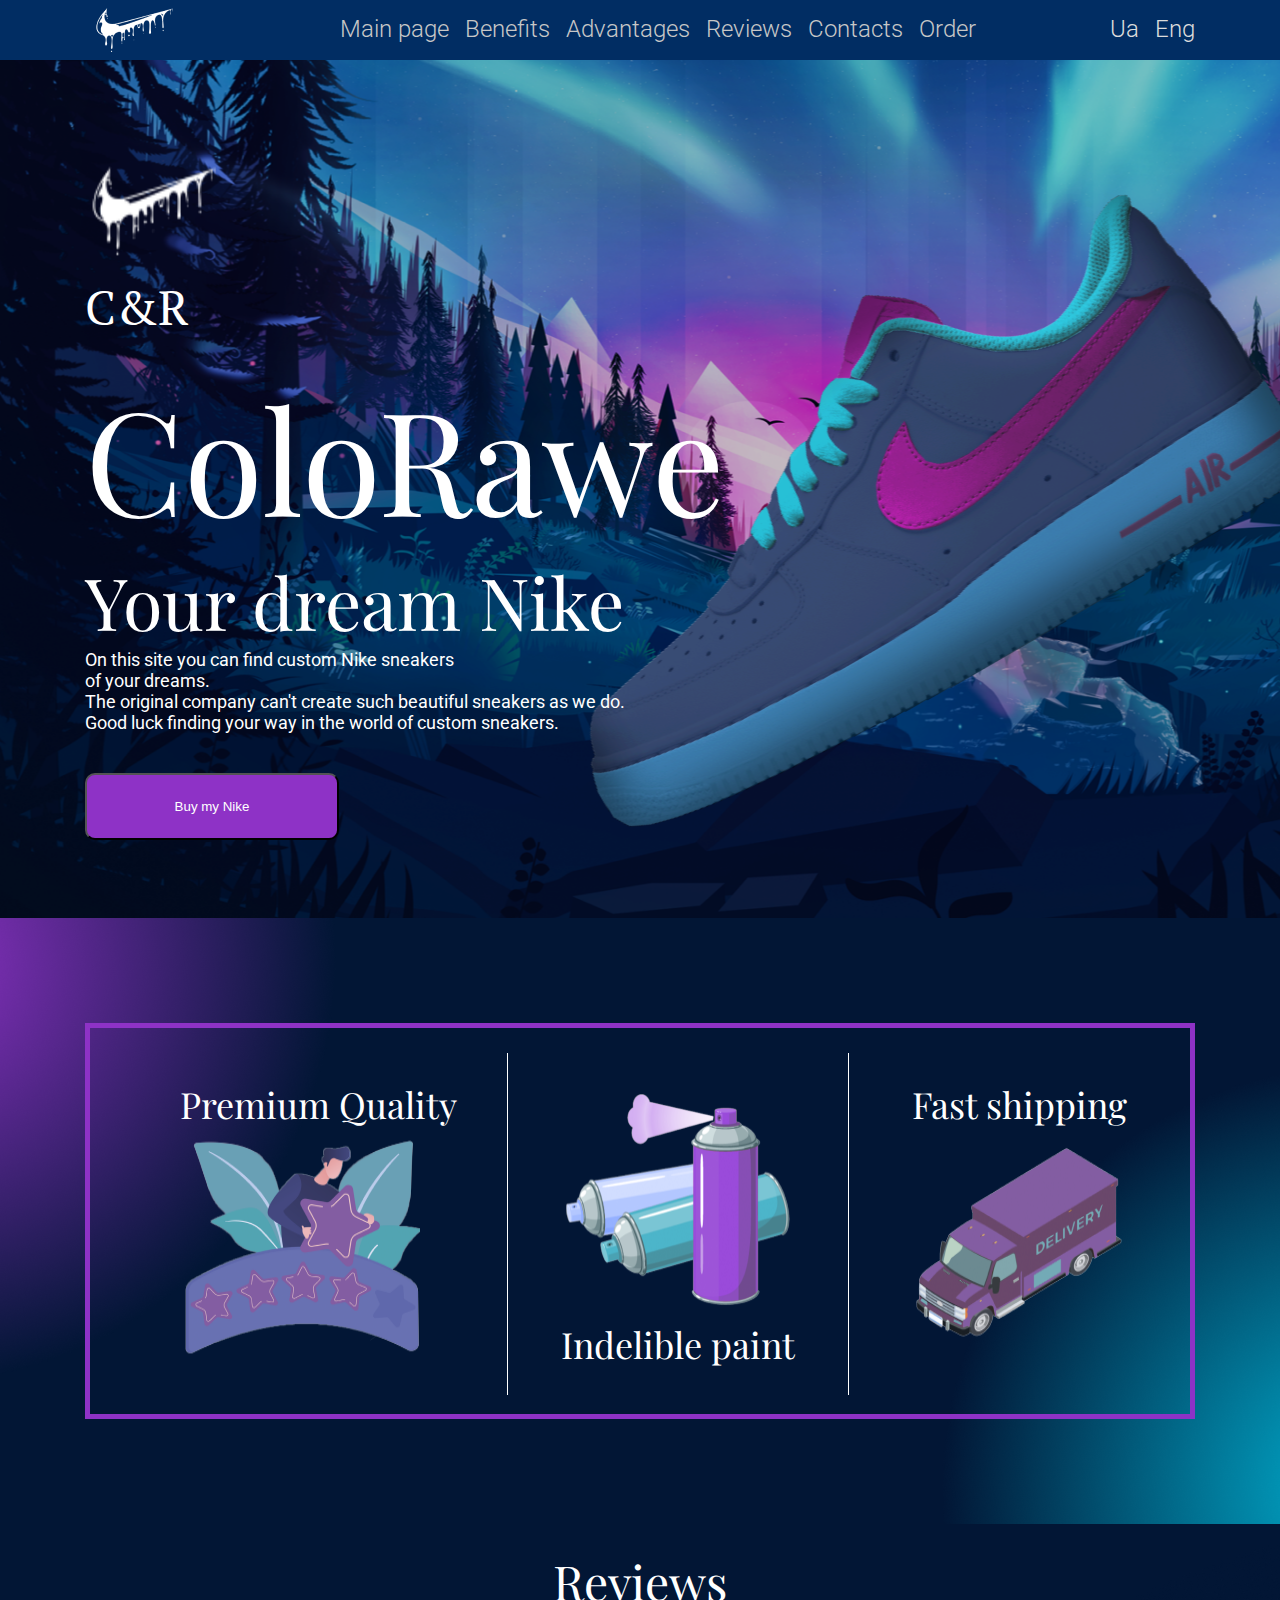
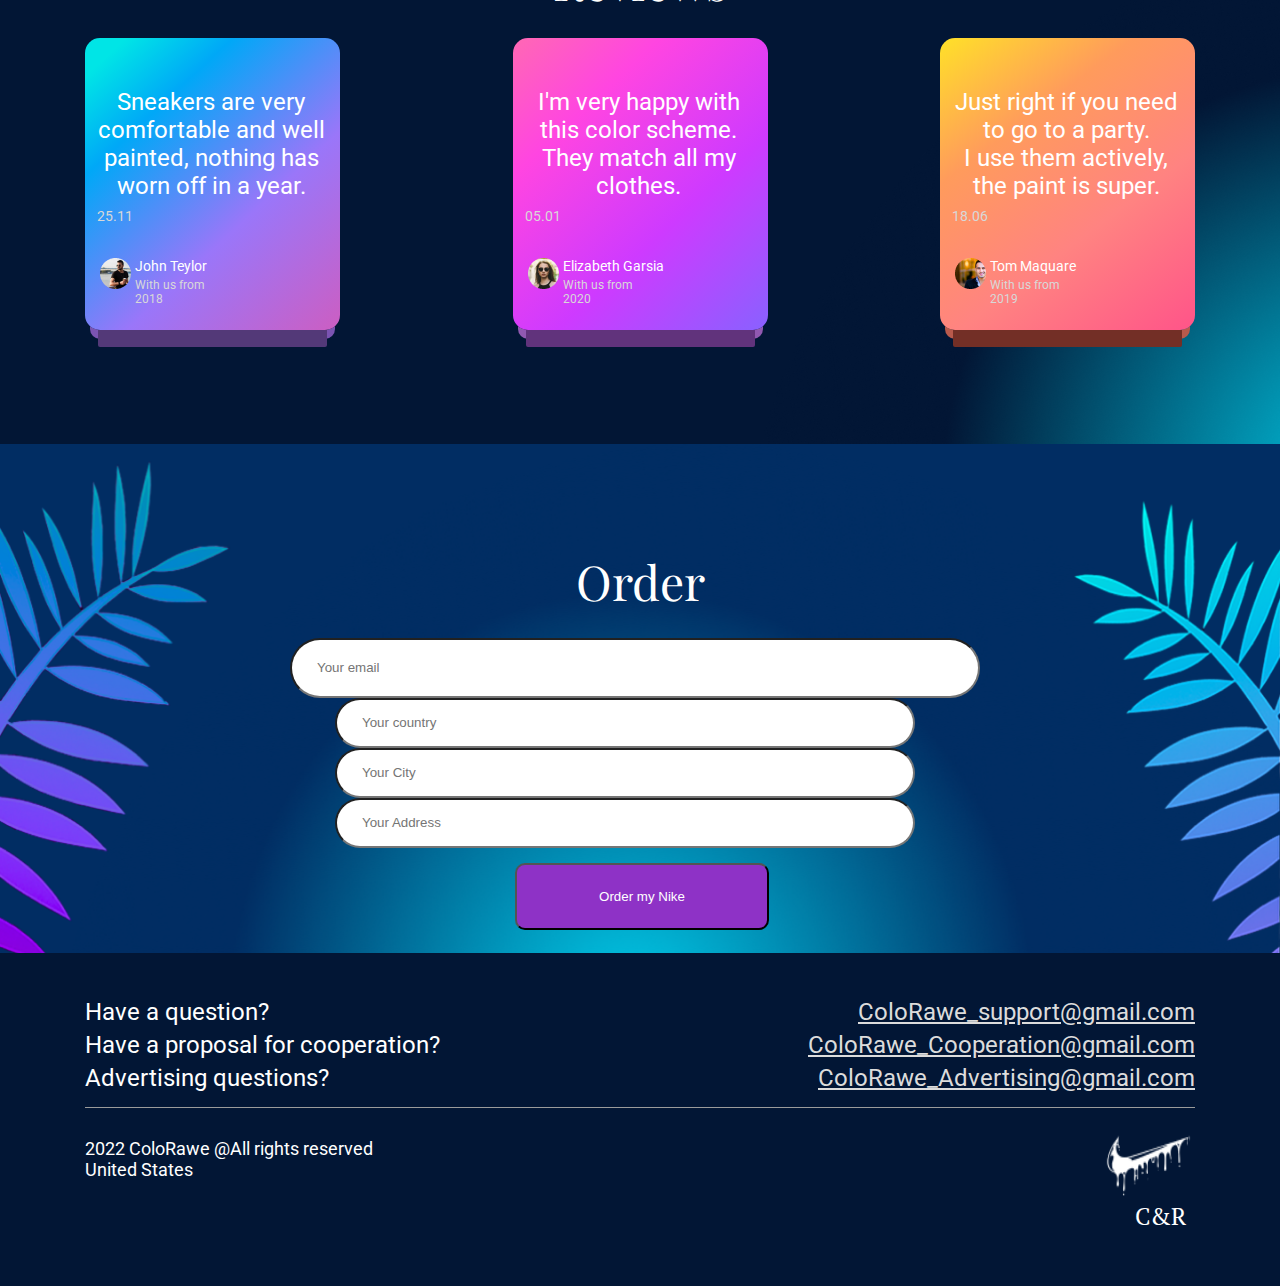
<file: index.html>
<!DOCTYPE html>
<html lang="en">
<head>
    <meta charset="UTF-8">
    <meta name="viewport" content="width=device-width, initial-scale=1.0">
    <title>Nike</title>
    <link rel="preconnect" href="https://fonts.googleapis.com">
<link rel="preconnect" href="https://fonts.gstatic.com" crossorigin>
<link href="https://fonts.googleapis.com/css2?family=PT+Serif:wght@400&family=Playfair+Display:wght@400;500;600;700;800;900&family=Roboto:wght@400;300&display=swap" rel="stylesheet">
<link rel="stylesheet" href="style.css">
</head>
<body>
    <header>
        <div class="container">
    <img class="header-logo" src="Nike.png" alt="header-logo">
    <nav class="header-nav">
        <ul class="nav-list">
            <li><a href="index.html" class="nav-link">Main page</a></li>
            <li><a href="#" class="nav-link">Benefits</a></li>
            <li><a href="#" class="nav-link">Advantages</a></li>
            <li><a href="#" class="nav-link">Reviews</a></li>
            <li><a href="#" class="nav-link">Contacts</a></li>
            <li><a href="#" class="nav-link">Order</a></li>
        </ul>
    </nav>
    <ul class="language-options">
        <li><a href="ukr.html" class="language-link Ua">Ua</a></li>
        <li><a href="index.html" class="language-link Eng">Eng</a></li>
    </ul>
</div>
</header>
    <main>
        <section class="intro-section">
            <div class="container">
            <img src="Nike.png" alt="Nike Logo" class="intro-logo">
            <p class="intro-title">С&R</p>
            <p class="section-heading">ColoRawe</p>
            <p class="section-subheading">Your dream Nike</p>
            <p class="section-description">    On this site you can find custom Nike sneakers<br> 
                of your dreams.<br>
                The original company can't create such beautiful sneakers as we do.<br>
                Good luck finding your way in the world of custom sneakers.</p>
                <button class="cta-button">Buy my Nike</button>
                </div>
        </section>
        <section class="features-section">
            <div class="feature-list-container container">
          <ul class="feature-list">
            <li class="feature-item">
                <p class="feature-description">Premium Quality</p>
                <img src="stars.png" alt="stars" width="300" class="feature-image">
            </li>
            <li class="feature-item">
                <img src="paint.png" alt="paints" width="300" class="feature-image">
                <p class="feature-description">Indelible paint</p>
            </li>
            <li class="feature-item">
                <p class="feature-description">Fast shipping</p>
                <img src="truck.png" alt="truck" width="300" class="feature-image">
            </li>
        </ul>
        </div>
        </section>
        <section class="reviews-section">
            <h2 class="reviews-heading">Reviews</h2>
            <div class="review-list container">
                <div class="review-item">
                    <h3 class="review-title">Sneakers are very<br>
                         comfortable and well<br>
                          painted, nothing has<br>
                           worn off in a year.</h3>
                    <p class="review-date">25.11</p>
                    <img src="avatarman.png" alt="Man" class="review-image">
                    <p class="review-name">John Teylor</p>
                    <p class="review-membership">With us from 2018</p>
                </div>
                    <div class="review-item">
                    <h3 class="review-title">I'm very happy with<br>
                         this color scheme.<br> 
                         They match all my<br> 
                         clothes.</h3>
                    <p class="review-date">05.01</p>
                    <img src="avatarwomen.png" alt="Woman" class="review-image">
                    <p class="review-name">Elizabeth Garsia</p>
                    <p class="review-membership">With us from 2020</p>
                </div>
                    <div class="review-item">
                    <h3 class="review-title">Just right if you need<br>
                         to go to a party.<br>
                          I use them actively,<br>
                           the paint is super.</h3>
                    <p class="review-date">18.06</p>
                    <img src="avatarman2.png" alt="Man" class="review-image">
                    <p class="review-name">Tom Maquare</p>
                    <p class="review-membership">With us from 2019</p>
                </div>
            </div>
        </section>
        <section class="order-section">
            <div class="container">
            <h2 class="order-heading">Order</h2>
            <form class="order-form">
                <label>
                  <input type="email" name="email" placeholder="Your email" class="email-form-input" />
                </label>
                <label>
                  <input type="#" name="#" placeholder="Your country" class="country form-input"/>
                </label>
                <label>
                  <input type="#" name="#" placeholder="Your City" class="city form-input" />
                </label>
                <label>
                  <input type="address" name="address" placeholder="Your Address" class="adress form-input" />
                </label>
                <button class="order-button">Order my Nike</button>
              </form>
              </div>
        </section>
    </main>
    <footer class="site-footer">
        <div class="container">
        <ul class="contact-list">
            <li class="contact-item">
            <p class="contact-title">Have a question?</p>
            <a href="mailto:ColoRawe_support@gmail.com" class="contact-link">ColoRawe_support@gmail.com</a>
            </li>
            <li class="contact-item">
            <p class="contact-title">Have a proposal for cooperation?</p>
            <a href="mailto:ColoRawe_Cooperation@gmail.com" class="contact-link">ColoRawe_Cooperation@gmail.com</a>
            </li>
            <li class="contact-item">
            <p class="contact-title">Advertising questions?</p>
            <a href="mailto:ColoRawe_Advertising@gmail.com" class="contact-link">ColoRawe_Advertising@gmail.com</a>
            </li>
        </ul>
        <p class="copyright-text">2022 ColoRawe @All rights reserved</p>
        <p class="location">United States</p>
        <img class="footer-logo" src="Nike.png" alt="logo">
        <p class="footer-title">С&R</p>
    </div>
        </footer>
        </body>
        </html>
</file>
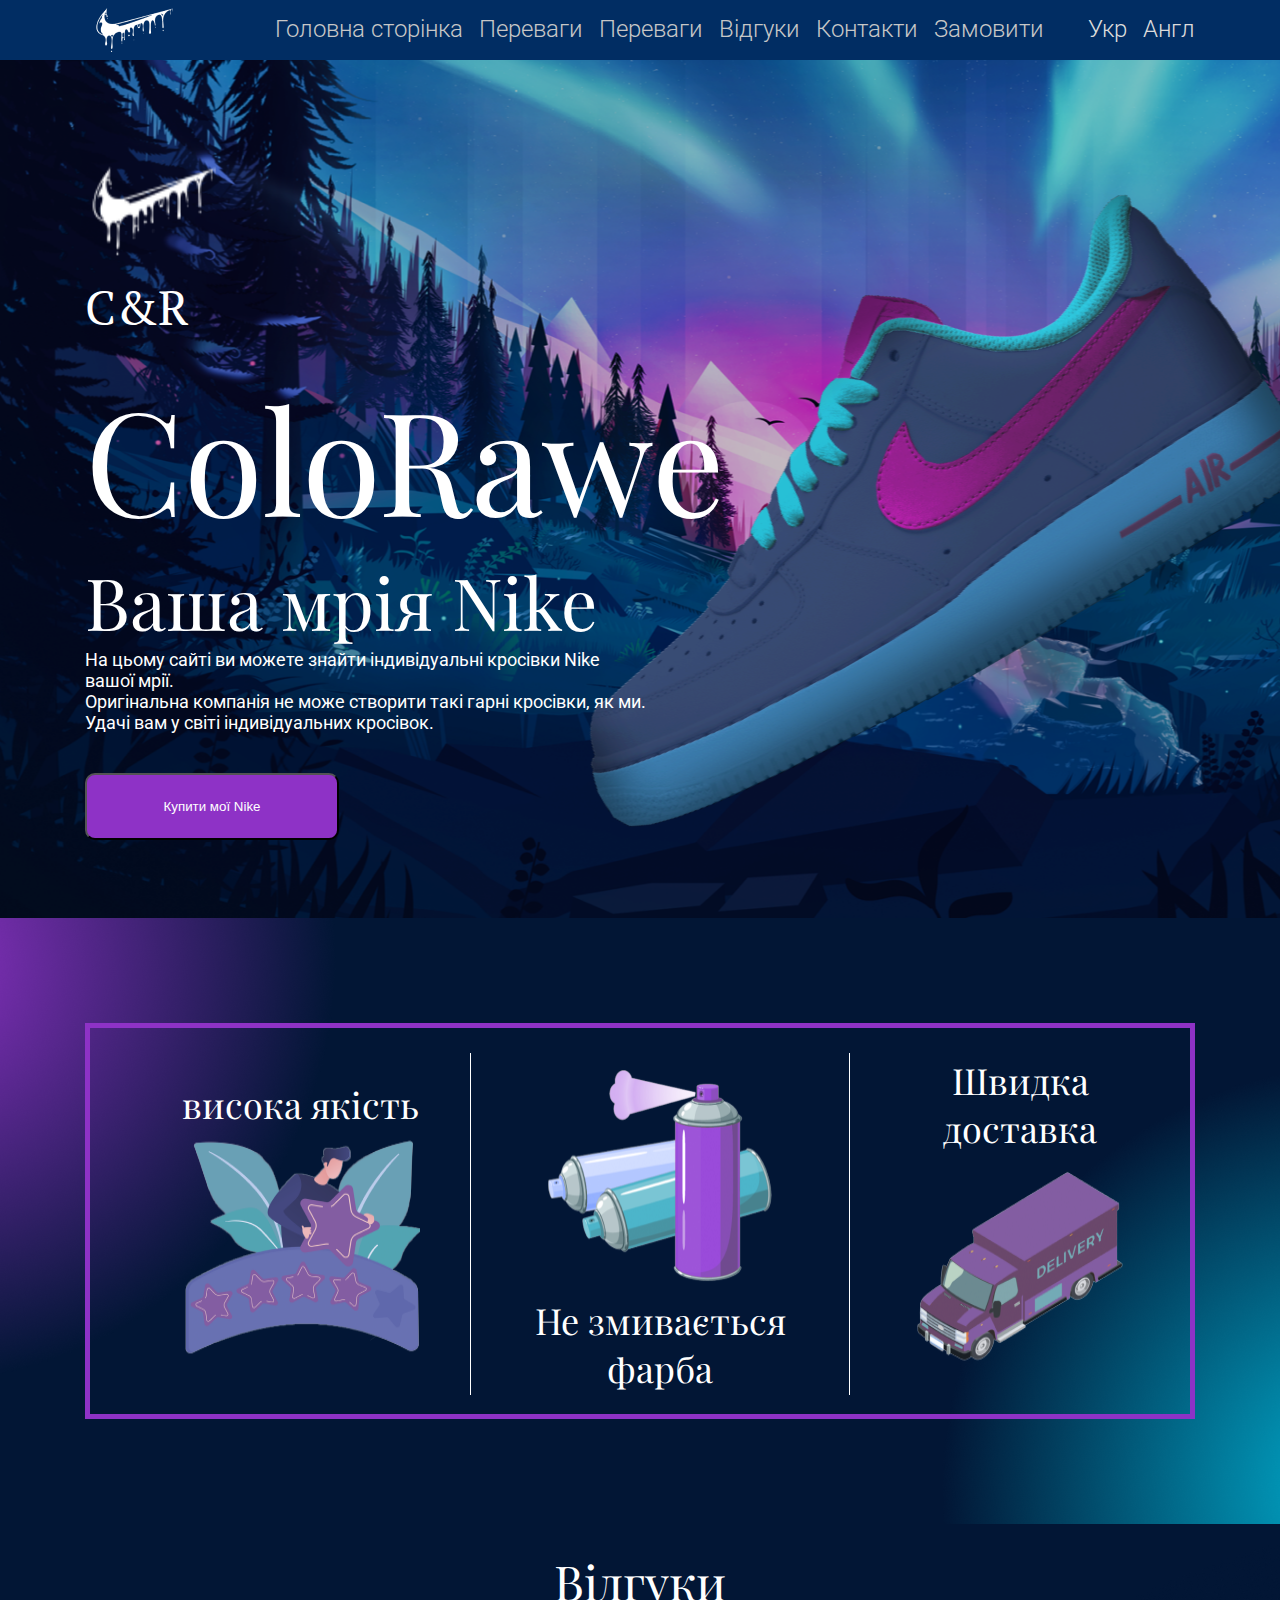
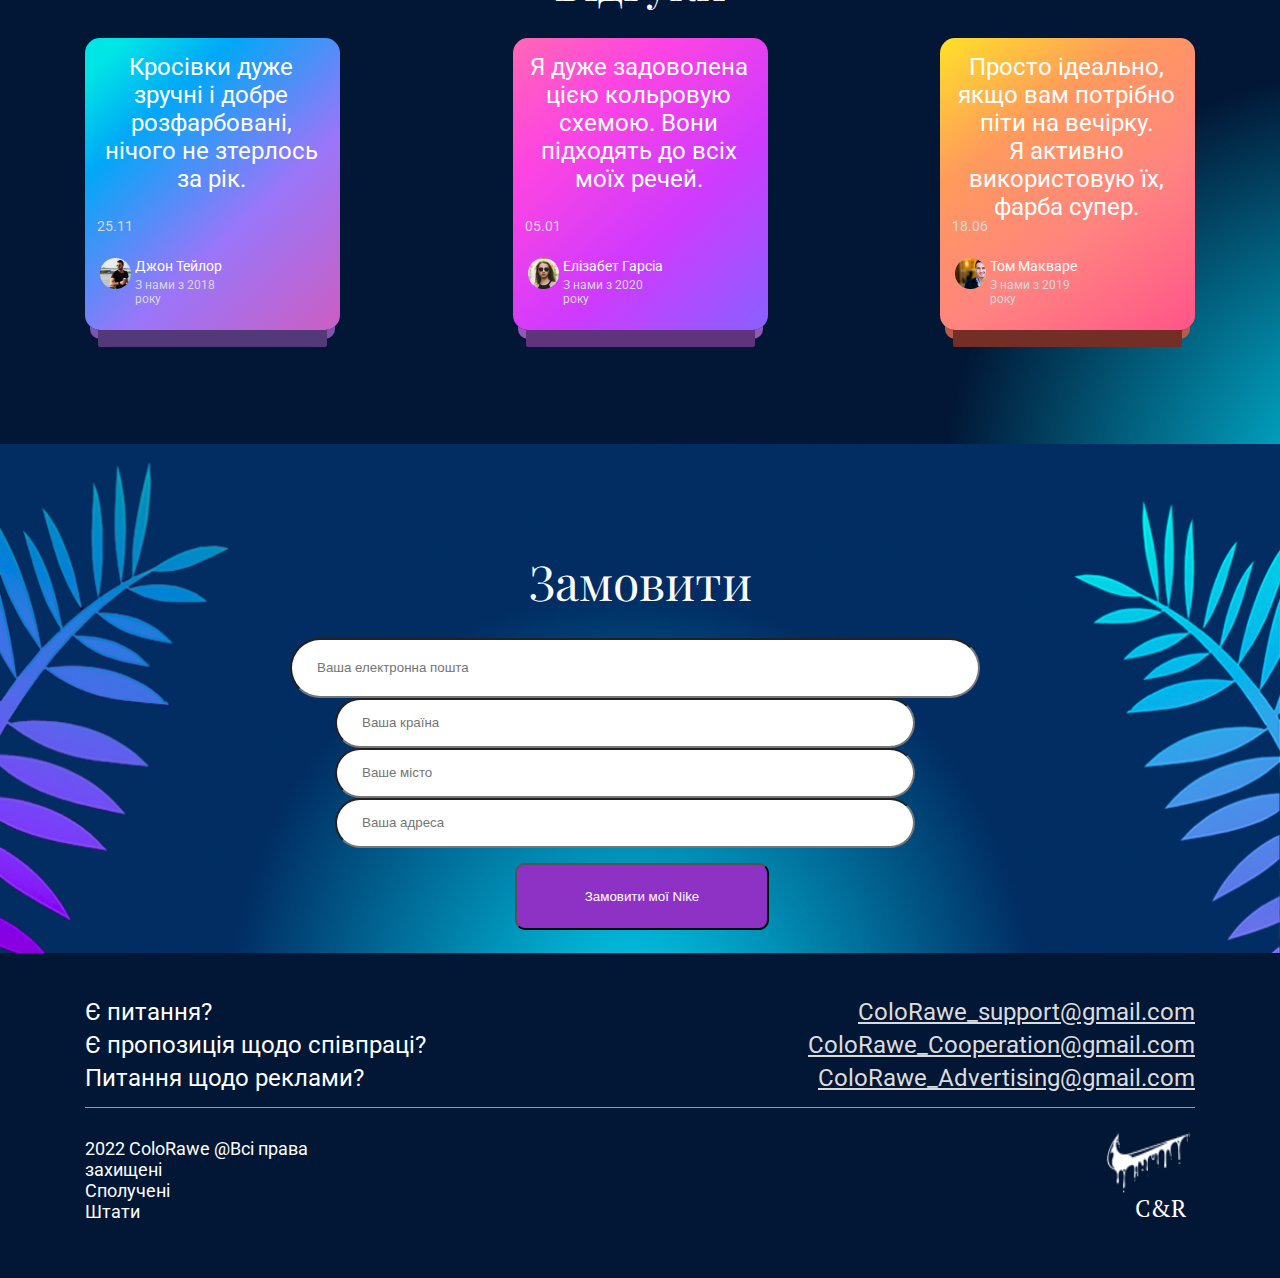
<file: ukr.html>
<!DOCTYPE html>
<html lang="uk">
    <title>Nike</title>
<head>
    <link href="https://fonts.googleapis.com/css2?family=PT+Serif:wght@400;700&family=Playfair+Display:wght@400;500;600;700;800;900&family=Roboto:wght@100;300;400;500;700;900&display=swap" rel="stylesheet">
    <link rel="stylesheet" href="ukr.css">
</head>
<body>
    <header>
        <div class="container">
            <img class="header-logo" src="Nike.png" alt="логотип">
            <nav class="header-nav">
                <ul class="nav-list">
                    <li><a href="index.html" class="nav-link">Головна сторінка</a></li>
                    <li><a href="#" class="nav-link">Переваги</a></li>
                    <li><a href="#" class="nav-link">Переваги</a></li>
                    <li><a href="#" class="nav-link">Відгуки</a></li>
                    <li><a href="#" class="nav-link">Контакти</a></li>
                    <li><a href="#" class="nav-link">Замовити</a></li>
                </ul>
            </nav>
            <ul class="language-options">
                <li><a href="ukr.html" class="language-link Ua">Укр</a></li>
                <li><a href="index.html" class="language-link Eng">Англ</a></li>
            </ul>
        </div>
    </header>
    <main>
        <section class="intro-section">
            <div class="container">
                <img src="Nike.png" alt="Логотип Nike" class="intro-logo">
                <p class="intro-title">С&R</p>
                <p class="section-heading">ColoRawe</p>
                <p class="section-subheading">Ваша мрія Nike</p>
                <p class="section-description">На цьому сайті ви можете знайти індивідуальні кросівки Nike<br>
                    вашої мрії.<br>
                    Оригінальна компанія не може створити такі гарні кросівки, як ми.<br>
                    Удачі вам у світі індивідуальних кросівок.</p>
                <button class="cta-button">Купити мої Nike</button>
            </div>
        </section>
        <section class="features-section">
            <div class="feature-list-container container">
                <ul class="feature-list">
                    <li class="feature-item quality">
                        <p class="feature-description">висока якість</p>
                        <img src="stars.png" alt="зірки" width="300" class="feature-image">
                    </li>
                    <li class="feature-item paint">
                        <img src="paint.png" alt="фарби" width="300" class="feature-image">
                        <p class="feature-description">Не змивається фарба</p>
                    </li>
                    <li class="feature-item delivery">
                        <p class="feature-description">Швидка доставка</p>
                        <img src="truck.png" alt="вантажівка" width="300" class="feature-image">
                    </li>
                </ul>
            </div>
        </section>
        <section class="reviews-section">
            <h2 class="reviews-heading">Відгуки</h2>
            <div class="review-list container">
                <div class="review-item">
                    <h3 class="review-title">Кросівки дуже<br>
                         зручні і добре<br>
                          розфарбовані, нічого не зтерлось<br>
                            за рік.</h3>
                    <p class="review-date">25.11</p>
                    <img src="avatarman.png" alt="Чоловік" class="review-image">
                    <p class="review-name">Джон Тейлор</p>
                    <p class="review-membership">З нами з 2018 року</p>
                </div>
                <div class="review-item">
                    <h3 class="review-title">Я дуже задоволена цією кольровую схемою. Вони підходять до всіх моїх речей.</h3>
                    <p class="review-date">05.01</p>
                    <img src="avatarwomen.png" alt="Жінка" class="review-image">
                    <p class="review-name">Елізабет Гарсіа</p>
                    <p class="review-membership">З нами з 2020 року</p>
                </div>
                <div class="review-item">
                    <h3 class="review-title">Просто ідеально, якщо вам потрібно піти на вечірку.<br>
                           Я активно використовую їх,<br>
                            фарба супер.</h3>
                    <p class="review-date">18.06</p>
                    <img src="avatarman2.png" alt="Чоловік" class="review-image">
                    <p class="review-name">Том Макваре</p>
                    <p class="review-membership">З нами з 2019 року</p>
                </div>
            </div>
        </section>
        <section class="order-section">
            <div class="container">
                <h2 class="order-heading">Замовити</h2>
                <form class="order-form">
                    <label>
                        <input type="email" name="email" placeholder="Ваша електронна пошта" class="email-form-input" />
                    </label>
                    <label>
                        <input type="#" name="#" placeholder="Ваша країна" class="country form-input"/>
                    </label>
                    <label>
                        <input type="#" name="#" placeholder="Ваше місто" class="city form-input" />
                    </label>
                    <label>
                        <input type="address" name="address" placeholder="Ваша адреса" class="adress form-input" />
                    </label>
                    <button class="order-button">Замовити мої Nike</button>
                </form>
            </div>
        </section>
    </main>
    <footer class="site-footer">
        <div class="container">
            <ul class="contact-list">
                <li class="contact-item">
                    <p class="contact-title">Є питання?</p>
                    <a href="mailto:ColoRawe_support@gmail.com" class="contact-link">ColoRawe_support@gmail.com</a>
                </li>
                <li class="contact-item">
                    <p class="contact-title">Є пропозиція щодо співпраці?</p>
                    <a href="mailto:ColoRawe_Cooperation@gmail.com" class="contact-link">ColoRawe_Cooperation@gmail.com</a>
                </li>
                <li class="contact-item">
                    <p class="contact-title">Питання щодо реклами?</p>
                    <a href="mailto:ColoRawe_Advertising@gmail.com" class="contact-link">ColoRawe_Advertising@gmail.com</a>
                </li>
            </ul>
            <p class="copyright-text">2022 ColoRawe @Всі права захищені</p>
            <p class="location">Сполучені Штати</p>
            <img class="footer-logo" src="Nike.png" alt="логотип">
            <p class="footer-title">С&R</p>
        </div>
    </footer>
</body>
</html>
</file>
<file: style.css>
*,
*::before,
*::after {
  box-sizing: border-box;
  margin: 0;
}
h1,
h2,
h3,
h4,
h5,
h6,
main {
    font-family: Roboto;
    font-weight: 400;
    line-height: normal;
    color: #FFF;
}
ul {
    list-style: none;
}
.container {
    width: 1110px;
    margin: 0 auto;
}
/* ############################################header############################################################################# */
header {
    background: #012D63;
    color: #DCDCDC;
    font-family: Roboto;
    font-size: 24px;
    font-style: normal;
    font-weight: 300;
    line-height: normal;
    display: flex;
    justify-content: space-between;
    align-items: center;
}
.header-logo {
    float: left;
    width: 100px;
    height: 60px;
    top: 16px;
    left: 168px;
}
.header-nav {
    float: left;
    margin-left: 115px;
    margin-top: 15px;
}
.nav-list {
    list-style: none;
}
.nav-list li {
    display: inline;
    margin-right: 10px;
}
.language-options {
    float: right;
    margin-top: 15px;
}
.language-options li {
    display: inline;
}
.Ua {
    margin-left: 70px;
}
.Eng {
    margin-left: 10px;
}
.nav-link {
    color: #C7C7C7;;
    text-decoration: none;
}

.nav-link:hover {
    color: #FFF;
}
.language-link {
    color: #DCDCDC;
    text-decoration: none;
}

.language-link:hover {
    color: #FFF;
}
/* ###################################################intro############################################################################# */
.intro-section {
    background-image: url(fon1.png);
    background-size: cover;
    background-position: center;
    height: 858px;
    top: 90px;
    left: 1px;
}
.intro-logo {
    width: 160px;
    height: 120px;
    top: 184px;
    left: 171px;
    margin-top: 91px;
    margin-left: -10px;
}
.intro-title {
    font-family: PT Serif;
    font-size: 48px;
    font-style: normal;
    width: 178px;
    height: 86px;
    flex-shrink: 0;
}
.section-heading {
    font-family: 'Playfair Display', serif;
    font-size: 144px;
    font-weight: 400;
}
.section-subheading {
    font-family: 'Playfair Display', serif;
    font-size: 72px;
    font-weight: 400;
}
.section-description {
    font-size: 18px;
    font-style: normal;
}
.cta-button {
    background-color: #8e32c6;
    color: #fff;
    width: 254px;
    height: 67px;
    border-radius: 10px;
    margin-top: 40px;
}
.cta-button:hover {
    transform: scale(1.1);
}
/* ###################################################feature################################################################## */
.features-section {
    background-image: url(fon2.png);
    background-size: cover;
    background-position: center;
    display: flex;
    justify-content: center;
    align-items: center;
    height: 606px;
    top: 948px;
}
.feature-list-container {
    text-align: center;
}
.feature-list {
    display: flex;
    width: 1110px;
    height: 396px;
    flex-shrink: 0;
    border: 5px solid #8e32c6;
    text-align: center;
}
.feature-list .feature-item {
    border-right: 1px solid #FFF;
    display: flex;
    flex-direction: column;
    justify-content: center;
}
.feature-image {
    width: 240px;
    height: 240px;
}
.feature-item {
    height: 342px;
    margin-top: 25px;
}
.feature-item:nth-child(1) {
    padding-left: 50px;
    padding-right: 50px;
}
.feature-item:nth-child(2) {
    padding-left: 50px;
    padding-right: 50px;
}
.feature-item:last-child {
    border-left: 2px solid #fff;
    border-right: none;
    border-left: none;
    padding-left: 50px;
    padding-right: 50px;
}
.feature-description {
    text-align: center;
    font-family: Playfair Display;
    font-size: 36px;
    font-style: normal;
}
/* ###################################################reviews############################################################### */
.reviews-section {
    background-image: url(fon3.png);
    background-size: cover;
    background-position: center;
    height: 520px;
    top: 1554px;
}
.reviews-heading {
    font-family: Playfair Display;
    font-size: 48px;
    font-weight: 400;
    line-height: 64px;
    letter-spacing: 0em;
    text-align: center;
    padding-top: 25px;
    padding-bottom: 25px;
}
.review-list {
    display: flex;
    justify-content: space-between;
}
.review-item {
    border-radius: 15px;
    justify-content: center;
    width: 255px;
    height: 292px;
    width: 255px;
    height: 292px;
    border-radius: 15px;
    position: relative;
}
.review-item:nth-child(1) {
    background: linear-gradient(137deg, #00E5E6 7.29%, #00A8F7 26.04%, #9A76F9 62.5%, #CC5EC2 100%);
    box-shadow: 0px 30px 0px -13px #533978, 0px 14px 0px -5px #7B54B2;
}
.review-item:nth-child(2) {
    background: linear-gradient(137deg, #FF68B4 0%, #FF45E1 26.04%, #CE3AFF 62.84%, #8961FF 100%);
    box-shadow: 0px 30px 0px -13px #61337C, 0px 14px 0px -5px #9159B1;
}
.review-item:nth-child(3) {
    background: linear-gradient(143deg, #FFE128 0%, #FF9B5C 30.21%, #FF8381 63.29%, #FF5489 100%);
    box-shadow: 0px 30px 0px -13px #732F26, 0px 14px 0px -5px #B95A4C;
}
.review-title {
    font-size: 24px;
    font-style: normal;
    color: #FFF;
    font-family: Roboto;
    font-weight: 400;
    line-height: normal;
    width: 228px;
    height: 112px;
    text-align: center;
    left: 12px;
    position: absolute;
    top: 50px;
}
.review-date {
    width: 36px;
    height: 16px;
    font-size: 14px;
    line-height: 16px;
    letter-spacing: 0em;
    text-align: left;
    color: #D8D8D8;
    left: 12px;
    position: absolute;
    top: 170px;
}
.review-image {
    width: 31px;
    height: 31px;
    position: absolute;
    top: 220px;
    left: 15px;
}
.review-name {
    font-size: 14px;
    font-style: normal;
    width: 73px;
    height: 16px;
    left: 50px;
    white-space: nowrap;
    position: absolute;
    top: 220px;
}
.review-membership {
    color: #D8D8D8;
    font-size: 12px;
    font-style: normal;
    width: 99px;
    height: 14px;
    left: 50px;
    position: absolute;
    top: 240px;
}
/* #################################################order####################################################################### */
.order-section {
    color: #959595;
    background-image: url(fon4.png);
    background-size: cover;
    background-position: center;
    height: 509px;
    top: 2074px;
    display: flex;
    justify-content: center;
    align-items: center;
    background-repeat: no-repeat;
    background-size: 100% 100%;
}
.order-heading {
    font-family: Playfair Display;
    font-size: 48px;
    font-weight: 400;
    line-height: 64px;
    letter-spacing: 0em;
    text-align: center;
    padding-bottom: 25px;
}
.email-form-input {
    width: 690px;
    height: 60px;
    border-radius: 50px;
    align-items: center;
    position: relative;
    margin-left: 205px;
    row-gap: 18px;
    padding: 12px 0px 13px 25px;
}
.form-input {
    width: 580px;
    height: 50px;
    border-radius: 50px;
    align-items: center;
    position: relative;
    margin-left: 250px;
    row-gap: 18px;
    padding: 12px 0px 13px 25px;
}
.order-button {
    background-color: #8e32c6;
    color: #fff;
    width: 254px;
    height: 67px;
    border-radius: 10px;
    align-items: center;
    text-align: center;
    margin-top: 65px;
    position: absolute;
    margin-left: -400px;
}
.order-button:hover {
    transform: scale(1.1);
}
/* ##########################################################################footer##################################################### */
footer {
    color: #FFF;
    font-family: Roboto;
    font-size: 24px;
    font-style: normal;
    font-weight: 400;
    line-height: normal;
    text-decoration-line: underline;
    background: #021635;
    text-decoration: none;
    top: 2583px;
}
.contact-list {
    font-size: 24px;
    padding-top: 45px;
    border-bottom: 1px solid #9b9b9b;
}
.contact-item {
    display: flex;
    justify-content: space-between;
    margin-bottom: 5px;
    margin-left: -40px;
}
.contact-item:last-child {
    margin-bottom: 15px;
}
.footer-logo {
    width: 108px;
    height: 81px;
    margin-left: 1010px;
    margin-top: -55px;
    position: absolute;
}
.footer-title {
    font-family: PT Serif;
    font-size: 24px;
    font-weight: 400;
    line-height: 32px;
    letter-spacing: 0em;
    width: 178px;
    height: 86px;
    margin-left: 1050px;
    margin-top: 20px;
}
.contact-link {
    color: #DCDCDC;
}
.copyright-text {
    margin-top: 30px;
    width: 291px;
    font-size: 18px;
    line-height: 21px;
    letter-spacing: 0em;
}
.location {
    font-size: 18px;
    line-height: 21px;
    letter-spacing: 0em;
    width: 108px;
}
</file>
<file: ukr.css>
*,
*::before,
*::after {
  box-sizing: border-box;
  margin: 0;
}
h1,
h2,
h3,
h4,
h5,
h6,
main {
    font-family: Roboto;
    font-weight: 400;
    line-height: normal;
    color: #FFF;
}
ul {
    list-style: none;
}
.container {
    width: 1110px;
    margin: 0 auto;
}
/* ############################################header############################################################################# */
header {
    background: #012D63;
    color: #DCDCDC;
    font-family: Roboto;
    font-size: 24px;
    font-style: normal;
    font-weight: 300;
    line-height: normal;
    display: flex;
    justify-content: space-between;
    align-items: center;
}
.header-logo {
    float: left;
    width: 100px;
    height: 60px;
    top: 16px;
    left: 168px;
}
.header-nav {
    float: left;
    margin-left: 50px;
    margin-top: 15px;
}
.nav-list {
    list-style: none;
}
.nav-list li {
    display: inline;
    margin-right: 10px;
}
.language-options {
    float: right;
    margin-top: -28px;
}
.language-options li {
    display: inline;
}
.Ua {
    margin-left: 70px;
}
.Eng {
    margin-left: 10px;
}
.nav-link {
    color: #C7C7C7;;
    text-decoration: none;
}

.nav-link:hover {
    color: #FFF;
}
.language-link {
    color: #DCDCDC;
    text-decoration: none;
}

.language-link:hover {
    color: #FFF;
}
/* ###################################################intro############################################################################# */
.intro-section {
    background-image: url(fon1.png);
    background-size: cover;
    background-position: center;
    height: 858px;
    top: 90px;
    left: 1px;
}
.intro-logo {
    width: 160px;
    height: 120px;
    top: 184px;
    left: 171px;
    margin-top: 91px;
    margin-left: -10px;
}
.intro-title {
    font-family: PT Serif;
    font-size: 48px;
    font-style: normal;
    width: 178px;
    height: 86px;
    flex-shrink: 0;
}
.section-heading {
    font-family: 'Playfair Display', serif;
    font-size: 144px;
    font-weight: 400;
}
.section-subheading {
    font-family: 'Playfair Display', serif;
    font-size: 72px;
    font-weight: 400;
}
.section-description {
    font-size: 18px;
    font-style: normal;
}
.cta-button {
    background-color: #8e32c6;
    color: #fff;
    width: 254px;
    height: 67px;
    border-radius: 10px;
    margin-top: 40px;
}
.cta-button:hover {
    transform: scale(1.1);
}
/* ###################################################feature################################################################## */
.features-section {
    background-image: url(fon2.png);
    background-size: cover;
    background-position: center;
    display: flex;
    justify-content: center;
    align-items: center;
    height: 606px;
    top: 948px;
}
.feature-list-container {
    text-align: center;
}
.feature-list {
    display: flex;
    width: 1110px;
    height: 396px;
    flex-shrink: 0;
    border: 5px solid #8E32C6;
    text-align: center;
}
.feature-list .feature-item {
    border-right: 1px solid #FFF;
    display: flex;
    flex-direction: column;
    justify-content: center;
    align-items: center;
    padding-right: 60px;
}
.feature-image {
    width: 240px;
    height: 240px;
}
.feature-item {
    height: 342px;
    margin-top: 25px;
}
.feature-item:nth-child(1) {
    padding-left: 50px;
    padding-right: 50px;
}
.feature-item:nth-child(2) {
    padding-left: 50px;
    padding-right: 50px;
}
.feature-item:last-child {
    border-left: 2px solid #fff;
    border-right: none;
    border-left: none;
    padding-left: 50px;
    padding-right: 50px;
}
.feature-description {
    text-align: center;
    font-family: Playfair Display;
    font-size: 36px;
    font-style: normal;
}
/* ###################################################reviews############################################################### */
.reviews-section {
    background-image: url(fon3.png);
    background-size: cover;
    background-position: center;
    height: 520px;
    top: 1554px;
}
.reviews-heading {
    font-family: Playfair Display;
    font-size: 48px;
    font-weight: 400;
    line-height: 64px;
    letter-spacing: 0em;
    text-align: center;
    padding-top: 25px;
    padding-bottom: 25px;
}
.review-list {
    display: flex;
    justify-content: space-between;
}
.review-item {
    border-radius: 15px;
    justify-content: center;
    width: 255px;
    height: 292px;
    width: 255px;
    height: 292px;
    border-radius: 15px;
    position: relative;
}
.review-item:nth-child(1) {
    background: linear-gradient(137deg, #00E5E6 7.29%, #00A8F7 26.04%, #9A76F9 62.5%, #CC5EC2 100%);
    box-shadow: 0px 30px 0px -13px #533978, 0px 14px 0px -5px #7B54B2;
}
.review-item:nth-child(2) {
    background: linear-gradient(137deg, #FF68B4 0%, #FF45E1 26.04%, #CE3AFF 62.84%, #8961FF 100%);
    box-shadow: 0px 30px 0px -13px #61337C, 0px 14px 0px -5px #9159B1;
}
.review-item:nth-child(3) {
    background: linear-gradient(143deg, #FFE128 0%, #FF9B5C 30.21%, #FF8381 63.29%, #FF5489 100%);
    box-shadow: 0px 30px 0px -13px #732F26, 0px 14px 0px -5px #B95A4C;
}
.review-title {
    font-size: 24px;
    font-style: normal;
    color: #FFF;
    font-family: Roboto;
    font-weight: 400;
    line-height: normal;
    width: 228px;
    height: 112px;
    text-align: center;
    left: 12px;
    position: absolute;
    top: 15px;
}
.review-date {
    width: 36px;
    height: 16px;
    font-size: 14px;
    line-height: 16px;
    letter-spacing: 0em;
    text-align: left;
    color: #D8D8D8;
    left: 12px;
    position: absolute;
    top: 180px;
}
.review-image {
    width: 31px;
    height: 31px;
    position: absolute;
    top: 220px;
    left: 15px;
}
.review-name {
    font-size: 14px;
    font-style: normal;
    width: 73px;
    height: 16px;
    left: 50px;
    white-space: nowrap;
    position: absolute;
    top: 220px;
}
.review-membership {
    color: #D8D8D8;
    font-size: 12px;
    font-style: normal;
    width: 99px;
    height: 14px;
    left: 50px;
    position: absolute;
    top: 240px;
}
/* #################################################order####################################################################### */
.order-section {
    color: #959595;
    background-image: url(fon4.png);
    background-size: cover;
    background-position: center;
    height: 509px;
    top: 2074px;
    display: flex;
    justify-content: center;
    align-items: center;
    background-repeat: no-repeat;
    background-size: 100% 100%;
}
.order-heading {
    font-family: Playfair Display;
    font-size: 48px;
    font-weight: 400;
    line-height: 64px;
    letter-spacing: 0em;
    text-align: center;
    padding-bottom: 25px;
}
.email-form-input {
    width: 690px;
    height: 60px;
    border-radius: 50px;
    align-items: center;
    position: relative;
    margin-left: 205px;
    row-gap: 18px;
    padding: 12px 0px 13px 25px;
}
.form-input {
    width: 580px;
    height: 50px;
    border-radius: 50px;
    align-items: center;
    position: relative;
    margin-left: 250px;
    row-gap: 18px;
    padding: 12px 0px 13px 25px;
}
.order-button {
    background-color: #8e32c6;
    color: #fff;
    width: 254px;
    height: 67px;
    border-radius: 10px;
    align-items: center;
    text-align: center;
    margin-top: 65px;
    position: absolute;
    margin-left: -400px;
}
.order-button:hover {
    transform: scale(1.1);
}
/* ##########################################################################footer##################################################### */
footer {
    color: #FFF;
    font-family: Roboto;
    font-size: 24px;
    font-style: normal;
    font-weight: 400;
    line-height: normal;
    text-decoration-line: underline;
    background: #021635;
    text-decoration: none;
    top: 2583px;
}
.contact-list {
    font-size: 24px;
    padding-top: 45px;
    border-bottom: 1px solid #9b9b9b;
}
.contact-item {
    display: flex;
    justify-content: space-between;
    margin-bottom: 5px;
    margin-left: -40px;
}
.contact-item:last-child {
    margin-bottom: 15px;
}
.footer-logo {
    width: 108px;
    height: 81px;
    margin-left: 1010px;
    margin-top: -100px;
    position: absolute;
}
.footer-title {
    font-family: PT Serif;
    font-size: 24px;
    font-weight: 400;
    line-height: 32px;
    letter-spacing: 0em;
    width: 178px;
    height: 86px;
    margin-left: 1050px;
    margin-top: -30px;
}
.contact-link {
    color: #DCDCDC;
}
.copyright-text {
    margin-top: 30px;
    width: 291px;
    font-size: 18px;
    line-height: 21px;
    letter-spacing: 0em;
}
.location {
    font-size: 18px;
    line-height: 21px;
    letter-spacing: 0em;
    width: 108px;
}
</file>
